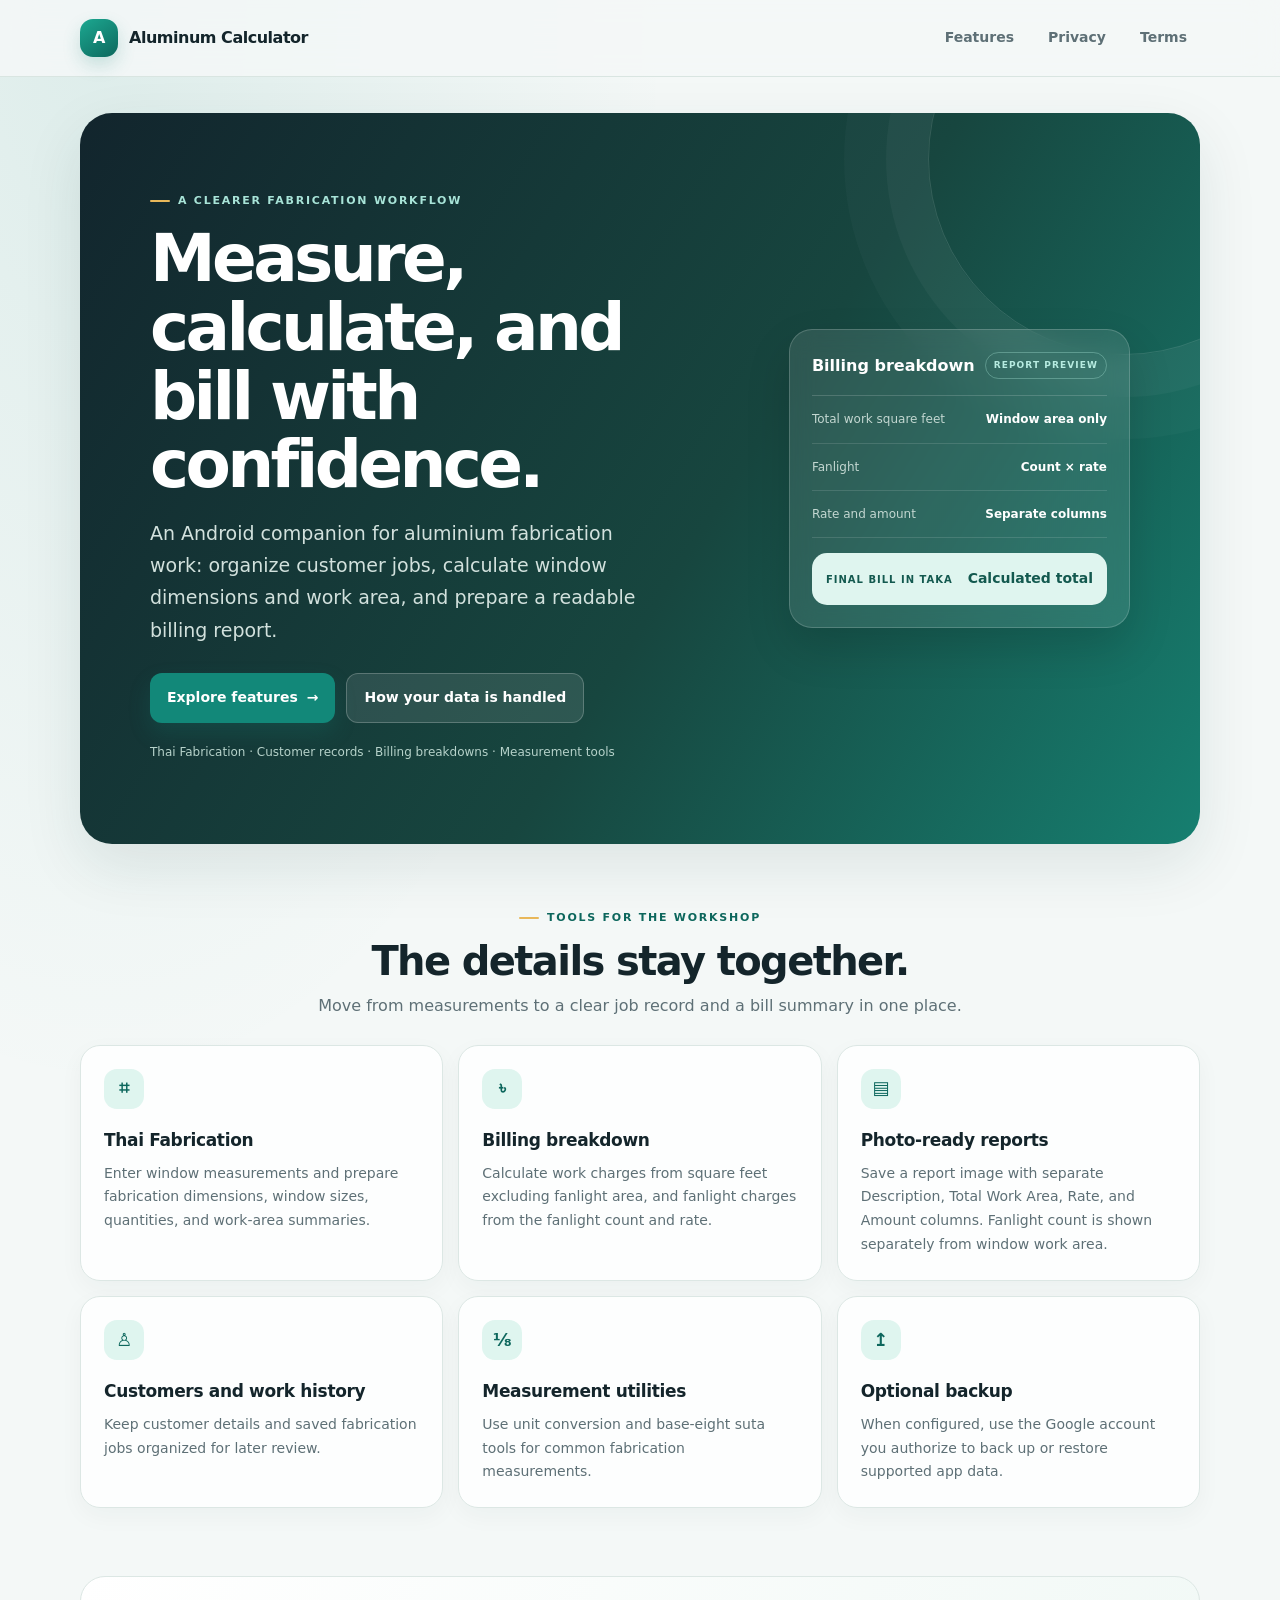
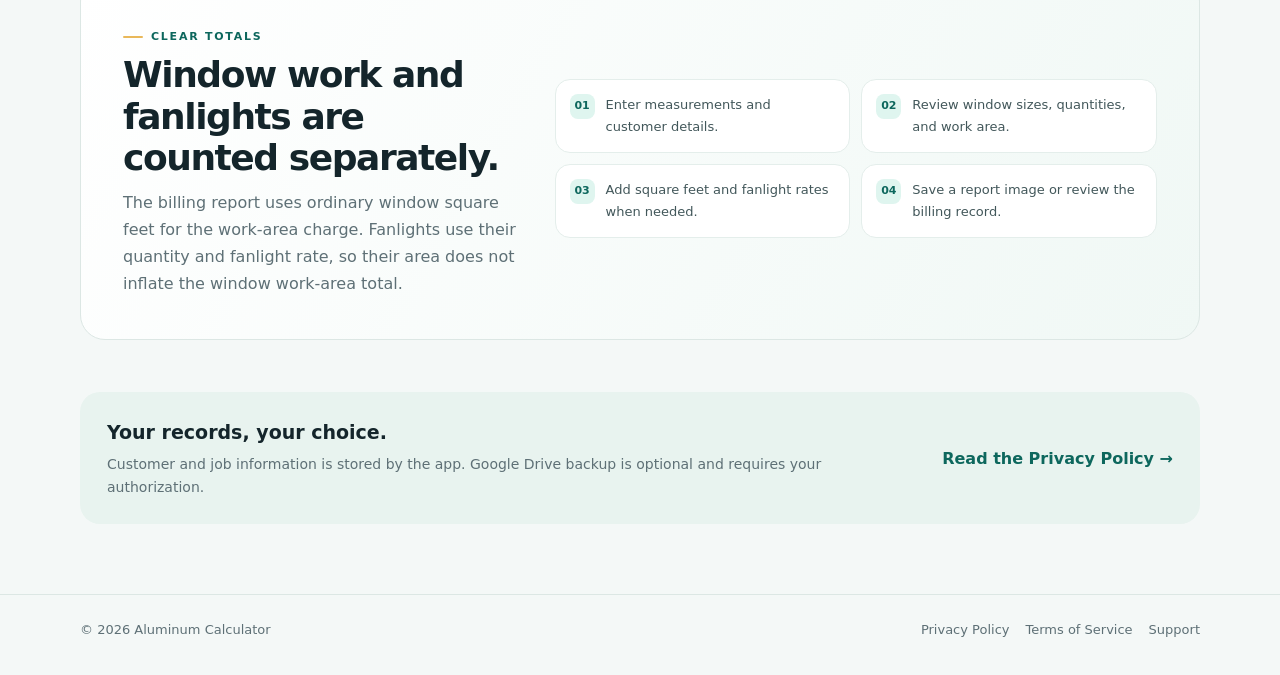
<file: docs/index.html>
<!doctype html>
<html lang="en">
<head>
  <meta charset="utf-8">
  <meta name="viewport" content="width=device-width, initial-scale=1">
  <meta name="theme-color" content="#f4f8f7">
  <meta name="description" content="Calculate aluminium fabrication dimensions, track customer jobs, and prepare clear billing reports with Aluminum Calculator.">
  <title>Aluminum Calculator · Fabrication, billing and job records</title>
  <style>
:root{color-scheme:light;--ink:#14252b;--muted:#5e7076;--paper:#f4f8f7;--surface:#fff;--line:#dce7e4;--teal:#128879;--teal-dark:#0d675d;--mint:#dff5ef;--navy:#12252d;--gold:#e9b85a;--shadow:0 22px 60px rgba(22,55,57,.10)}
*{box-sizing:border-box}html{scroll-behavior:smooth;scroll-padding-top:92px}body{margin:0;background:radial-gradient(ellipse at 8% 0%,rgba(18,136,121,.10),transparent 34%),var(--paper);color:var(--ink);font:16px/1.7 Inter,ui-sans-serif,system-ui,-apple-system,"Segoe UI",Arial,sans-serif}a{color:var(--teal-dark)}a:hover{color:var(--teal)}a:focus-visible{outline:3px solid var(--gold);outline-offset:4px}.container{width:min(1120px,calc(100% - 40px));margin-inline:auto}.skip-link{position:absolute;left:-9999px;top:10px;background:var(--navy);color:#fff;padding:10px 14px;border-radius:10px;z-index:10}.skip-link:focus{left:12px}.site-header{position:sticky;top:0;z-index:5;background:rgba(244,248,247,.88);backdrop-filter:blur(16px);border-bottom:1px solid rgba(210,225,221,.8)}.nav{min-height:76px;display:flex;align-items:center;justify-content:space-between;gap:20px}.brand{display:inline-flex;align-items:center;gap:11px;text-decoration:none;color:var(--ink);font-weight:850;letter-spacing:-.03em}.brand-mark{width:38px;height:38px;border-radius:13px;display:grid;place-items:center;background:linear-gradient(145deg,#1ca891,#0d685d);color:white;font-size:16px;font-weight:900;box-shadow:0 8px 18px rgba(18,136,121,.2)}.nav-links{display:flex;align-items:center;gap:8px}.nav-links a{padding:9px 13px;border-radius:999px;text-decoration:none;color:var(--muted);font-size:14px;font-weight:700}.nav-links a:hover,.nav-links a[aria-current=page]{background:#e7f3ef;color:var(--teal-dark)}.eyebrow{display:inline-flex;align-items:center;gap:8px;color:var(--teal-dark);font-size:11px;font-weight:850;letter-spacing:.16em;text-transform:uppercase}.eyebrow:before{content:"";width:20px;height:2px;background:var(--gold);border-radius:2px}.button{display:inline-flex;align-items:center;justify-content:center;gap:9px;padding:12px 17px;border-radius:12px;text-decoration:none;font-weight:800;font-size:14px;transition:transform .18s ease,background .18s ease}.button:hover{transform:translateY(-2px)}.button-primary{background:var(--teal);color:#fff;box-shadow:0 10px 22px rgba(18,136,121,.2)}.button-primary:hover{background:var(--teal-dark);color:#fff}.button-quiet{background:rgba(255,255,255,.1);border:1px solid rgba(255,255,255,.22);color:#fff}.button-quiet:hover{background:rgba(255,255,255,.18);color:#fff}.site-footer{margin-top:70px;border-top:1px solid var(--line);padding:24px 0 34px;color:var(--muted);font-size:13px}.footer-row{display:flex;align-items:center;justify-content:space-between;gap:14px;flex-wrap:wrap}.footer-links{display:flex;gap:16px;flex-wrap:wrap}.footer-links a{color:var(--muted);text-decoration:none}.footer-links a:hover{color:var(--teal-dark)}
/* Home */
.hero{position:relative;isolation:isolate;overflow:hidden;margin:36px auto 56px;padding:clamp(30px,6vw,70px);border-radius:32px;background:linear-gradient(122deg,#12252d 0%,#17463f 56%,#167f70 100%);color:#fff;box-shadow:var(--shadow)}.hero:after{content:"";position:absolute;z-index:-1;width:390px;height:390px;border:1px solid rgba(255,255,255,.13);border-radius:50%;right:-120px;top:-150px;box-shadow:0 0 0 42px rgba(255,255,255,.035),0 0 0 84px rgba(255,255,255,.025)}.hero-grid{display:grid;grid-template-columns:1.1fr .9fr;align-items:center;gap:42px}.hero .eyebrow{color:#a8e4d8}.hero h1{max-width:680px;margin:15px 0 17px;font-size:clamp(38px,6vw,66px);line-height:1.04;letter-spacing:-.055em}.hero-copy{max-width:610px;color:#d2e1dd;font-size:clamp(16px,1.7vw,19px);margin:0}.hero-actions{display:flex;gap:11px;flex-wrap:wrap;margin-top:27px}.hero-note{margin-top:19px;color:#b6d2ca;font-size:12px}.report-preview{max-width:420px;margin-left:auto;padding:22px;border:1px solid rgba(255,255,255,.18);border-radius:23px;background:rgba(255,255,255,.10);backdrop-filter:blur(12px);box-shadow:0 20px 45px rgba(0,0,0,.14)}.preview-head{display:flex;justify-content:space-between;align-items:center;gap:10px;padding-bottom:16px;border-bottom:1px solid rgba(255,255,255,.16);font-weight:800}.preview-badge{padding:5px 8px;border:1px solid rgba(168,228,216,.35);border-radius:999px;color:#b7ece1;font-size:9px;letter-spacing:.12em;text-transform:uppercase}.preview-row{display:flex;justify-content:space-between;gap:10px;padding:13px 0;border-bottom:1px solid rgba(255,255,255,.12);font-size:12px;color:#c3d7d1}.preview-row strong{color:#fff;text-align:right}.preview-total{display:flex;align-items:center;justify-content:space-between;gap:12px;margin-top:15px;padding:14px;border-radius:15px;background:#dff5ef;color:#13594f}.preview-total span{font-size:10px;font-weight:850;letter-spacing:.1em;text-transform:uppercase}.preview-total strong{font-size:14px}.section-heading{max-width:650px;margin:0 auto 26px;text-align:center}.section-heading h2{margin:10px 0 8px;font-size:clamp(27px,4vw,40px);line-height:1.15;letter-spacing:-.04em}.section-heading p{margin:0;color:var(--muted)}.feature-grid{display:grid;grid-template-columns:repeat(3,minmax(0,1fr));gap:15px}.feature-card{min-height:205px;padding:23px;border:1px solid var(--line);border-radius:20px;background:rgba(255,255,255,.85);box-shadow:0 8px 25px rgba(22,55,57,.04)}.feature-icon{width:40px;height:40px;display:grid;place-items:center;margin-bottom:17px;border-radius:13px;background:var(--mint);color:var(--teal-dark);font-size:18px;font-weight:900}.feature-card h3{margin:0 0 7px;font-size:17px;letter-spacing:-.02em}.feature-card p{margin:0;color:var(--muted);font-size:14px}.workflow{display:grid;grid-template-columns:.8fr 1.2fr;gap:30px;align-items:center;margin-top:68px;padding:clamp(24px,4.5vw,42px);border:1px solid var(--line);border-radius:25px;background:linear-gradient(120deg,#fff,#f0f8f5)}.workflow h2{margin:8px 0 10px;font-size:clamp(25px,3.2vw,36px);line-height:1.15;letter-spacing:-.04em}.workflow p{margin:0;color:var(--muted)}.workflow-list{display:grid;grid-template-columns:repeat(2,minmax(0,1fr));gap:11px}.workflow-step{display:flex;align-items:flex-start;gap:11px;padding:14px;border-radius:15px;background:#fff;border:1px solid #e4eeeb;color:#42575a;font-size:13px}.step-no{flex:0 0 25px;height:25px;display:grid;place-items:center;border-radius:8px;background:var(--mint);color:var(--teal-dark);font-size:11px;font-weight:900}.data-note{margin-top:52px;padding:24px 27px;border-radius:20px;background:#e8f3ef;display:flex;justify-content:space-between;align-items:center;gap:22px}.data-note h2{margin:0 0 4px;font-size:19px}.data-note p{margin:0;color:var(--muted);font-size:14px}.data-note a{flex:0 0 auto;font-weight:800;text-decoration:none}
/* Legal pages */
.legal-hero{margin:35px 0 27px;padding:clamp(25px,5vw,48px);border-radius:26px;background:linear-gradient(125deg,#142c33,#176c61);color:#fff;box-shadow:var(--shadow)}.legal-hero .eyebrow{color:#ace3d7}.legal-hero h1{margin:13px 0 9px;font-size:clamp(34px,5.4vw,54px);line-height:1.05;letter-spacing:-.05em}.legal-hero p{max-width:710px;margin:0;color:#d2e1dd}.legal-meta{display:flex;gap:9px;flex-wrap:wrap;margin-top:20px}.legal-meta span{padding:6px 10px;border:1px solid rgba(255,255,255,.2);border-radius:999px;color:#d3ece6;font-size:11px;font-weight:750}.legal-layout{display:grid;grid-template-columns:220px minmax(0,1fr);gap:22px;align-items:start}.toc{position:sticky;top:96px;padding:20px;border:1px solid var(--line);border-radius:18px;background:#fff}.toc strong{display:block;margin:0 0 10px;font-size:12px;letter-spacing:.12em;text-transform:uppercase;color:var(--muted)}.toc a{display:block;padding:7px 8px;border-radius:9px;color:#496065;text-decoration:none;font-size:12px;font-weight:650}.toc a:hover{background:#eaf5f1;color:var(--teal-dark)}.legal-content{min-width:0;padding:clamp(20px,4vw,38px);border:1px solid var(--line);border-radius:22px;background:#fff;box-shadow:0 12px 35px rgba(22,55,57,.05)}.summary-box{margin-bottom:22px;padding:17px 19px;border-left:4px solid var(--teal);border-radius:13px;background:#eef8f5;color:#40585c}.summary-box strong{color:var(--teal-dark)}.legal-section{display:grid;grid-template-columns:39px minmax(0,1fr);gap:12px;padding:20px 0;border-top:1px solid #edf2f0;scroll-margin-top:96px}.legal-section:first-of-type{border-top:0}.section-number{width:32px;height:32px;display:grid;place-items:center;border-radius:10px;background:#e7f4ef;color:var(--teal-dark);font-size:11px;font-weight:900}.legal-section h2{margin:2px 0 7px;font-size:18px;line-height:1.3;letter-spacing:-.02em}.legal-section p{margin:0 0 10px;color:#5e7076;font-size:14px}.legal-section p:last-child{margin-bottom:0}.legal-section ul{margin:8px 0 0;padding-left:19px;color:#5e7076;font-size:14px}.legal-section li+li{margin-top:6px}.legal-content code{padding:2px 5px;border-radius:5px;background:#eff5f3;color:#315d57;font-size:.92em}.contact-card{margin-top:20px;padding:18px;border:1px solid var(--line);border-radius:15px;background:#f8fbfa}
@media(max-width:850px){.hero-grid{grid-template-columns:1fr;gap:28px}.report-preview{margin:0;max-width:none}.feature-grid{grid-template-columns:repeat(2,minmax(0,1fr))}.workflow{grid-template-columns:1fr}.legal-layout{grid-template-columns:1fr}.toc{position:static;display:flex;gap:5px;overflow:auto;align-items:center}.toc strong{flex:0 0 auto;margin:0 8px 0 0}.toc a{flex:0 0 auto}.legal-content{padding:23px}}
@media(max-width:560px){.container{width:min(100% - 28px,1120px)}.nav{min-height:66px}.brand{font-size:14px}.brand-mark{width:34px;height:34px;border-radius:11px}.nav-links{gap:0}.nav-links a{padding:8px 9px;font-size:12px}.hero{margin:19px auto 39px;border-radius:24px}.hero h1{font-size:42px}.feature-grid{grid-template-columns:1fr}.feature-card{min-height:unset}.workflow-list{grid-template-columns:1fr}.data-note{align-items:flex-start;flex-direction:column}.legal-hero{margin-top:20px;border-radius:21px}.legal-layout{gap:12px}.toc{margin:0 -2px;padding:11px}.toc strong{display:none}.legal-content{padding:18px;border-radius:18px}.legal-section{grid-template-columns:30px minmax(0,1fr);gap:8px}.section-number{width:27px;height:27px}.legal-section h2{font-size:16px}.legal-section p,.legal-section ul{font-size:13px}.footer-row{align-items:flex-start;flex-direction:column}}
@media(prefers-reduced-motion:reduce){html{scroll-behavior:auto}*,*:before,*:after{transition:none!important}}
</style>
</head>
<body>
<a class="skip-link" href="#main">Skip to content</a>
<header class="site-header">
  <div class="container nav">
    <a class="brand" href="index.html" aria-label="Aluminum Calculator home"><span class="brand-mark" aria-hidden="true">A</span><span>Aluminum Calculator</span></a>
    <nav class="nav-links" aria-label="Main navigation">
      <a href="#features">Features</a>
      <a href="privacy-policy.html">Privacy</a>
      <a href="terms.html">Terms</a>
    </nav>
  </div>
</header>
<main id="main" class="container">
  <section class="hero">
    <div class="hero-grid">
      <div>
        <div class="eyebrow">A clearer fabrication workflow</div>
        <h1>Measure, calculate, and bill with confidence.</h1>
        <p class="hero-copy">An Android companion for aluminium fabrication work: organize customer jobs, calculate window dimensions and work area, and prepare a readable billing report.</p>
        <div class="hero-actions">
          <a class="button button-primary" href="#features">Explore features <span aria-hidden="true">→</span></a>
          <a class="button button-quiet" href="privacy-policy.html">How your data is handled</a>
        </div>
        <p class="hero-note">Thai Fabrication · Customer records · Billing breakdowns · Measurement tools</p>
      </div>
      <div class="report-preview" aria-label="Illustration of the billing report">
        <div class="preview-head"><span>Billing breakdown</span><span class="preview-badge">Report preview</span></div>
        <div class="preview-row"><span>Total work square feet</span><strong>Window area only</strong></div>
        <div class="preview-row"><span>Fanlight</span><strong>Count × rate</strong></div>
        <div class="preview-row"><span>Rate and amount</span><strong>Separate columns</strong></div>
        <div class="preview-total"><span>Final Bill In Taka</span><strong>Calculated total</strong></div>
      </div>
    </div>
  </section>

  <section id="features" aria-labelledby="features-title">
    <div class="section-heading">
      <div class="eyebrow">Tools for the workshop</div>
      <h2 id="features-title">The details stay together.</h2>
      <p>Move from measurements to a clear job record and a bill summary in one place.</p>
    </div>
    <div class="feature-grid">
      <article class="feature-card"><div class="feature-icon" aria-hidden="true">⌗</div><h3>Thai Fabrication</h3><p>Enter window measurements and prepare fabrication dimensions, window sizes, quantities, and work-area summaries.</p></article>
      <article class="feature-card"><div class="feature-icon" aria-hidden="true">৳</div><h3>Billing breakdown</h3><p>Calculate work charges from square feet excluding fanlight area, and fanlight charges from the fanlight count and rate.</p></article>
      <article class="feature-card"><div class="feature-icon" aria-hidden="true">▤</div><h3>Photo-ready reports</h3><p>Save a report image with separate Description, Total Work Area, Rate, and Amount columns. Fanlight count is shown separately from window work area.</p></article>
      <article class="feature-card"><div class="feature-icon" aria-hidden="true">♙</div><h3>Customers and work history</h3><p>Keep customer details and saved fabrication jobs organized for later review.</p></article>
      <article class="feature-card"><div class="feature-icon" aria-hidden="true">⅛</div><h3>Measurement utilities</h3><p>Use unit conversion and base-eight suta tools for common fabrication measurements.</p></article>
      <article class="feature-card"><div class="feature-icon" aria-hidden="true">↥</div><h3>Optional backup</h3><p>When configured, use the Google account you authorize to back up or restore supported app data.</p></article>
    </div>
  </section>

  <section class="workflow" aria-labelledby="workflow-title">
    <div>
      <div class="eyebrow">Clear totals</div>
      <h2 id="workflow-title">Window work and fanlights are counted separately.</h2>
      <p>The billing report uses ordinary window square feet for the work-area charge. Fanlights use their quantity and fanlight rate, so their area does not inflate the window work-area total.</p>
    </div>
    <div class="workflow-list">
      <div class="workflow-step"><span class="step-no">01</span><span>Enter measurements and customer details.</span></div>
      <div class="workflow-step"><span class="step-no">02</span><span>Review window sizes, quantities, and work area.</span></div>
      <div class="workflow-step"><span class="step-no">03</span><span>Add square feet and fanlight rates when needed.</span></div>
      <div class="workflow-step"><span class="step-no">04</span><span>Save a report image or review the billing record.</span></div>
    </div>
  </section>

  <section class="data-note" aria-labelledby="data-title">
    <div><h2 id="data-title">Your records, your choice.</h2><p>Customer and job information is stored by the app. Google Drive backup is optional and requires your authorization.</p></div>
    <a href="privacy-policy.html">Read the Privacy Policy <span aria-hidden="true">→</span></a>
  </section>
</main>
<footer class="site-footer"><div class="container footer-row"><span>© 2026 Aluminum Calculator</span><div class="footer-links"><a href="privacy-policy.html">Privacy Policy</a><a href="terms.html">Terms of Service</a><a href="https://github.com/Biplop34/Aluminium-Calculator-Final/issues" target="_blank" rel="noopener noreferrer">Support</a></div></div></footer>
</body>
</html>
</file>
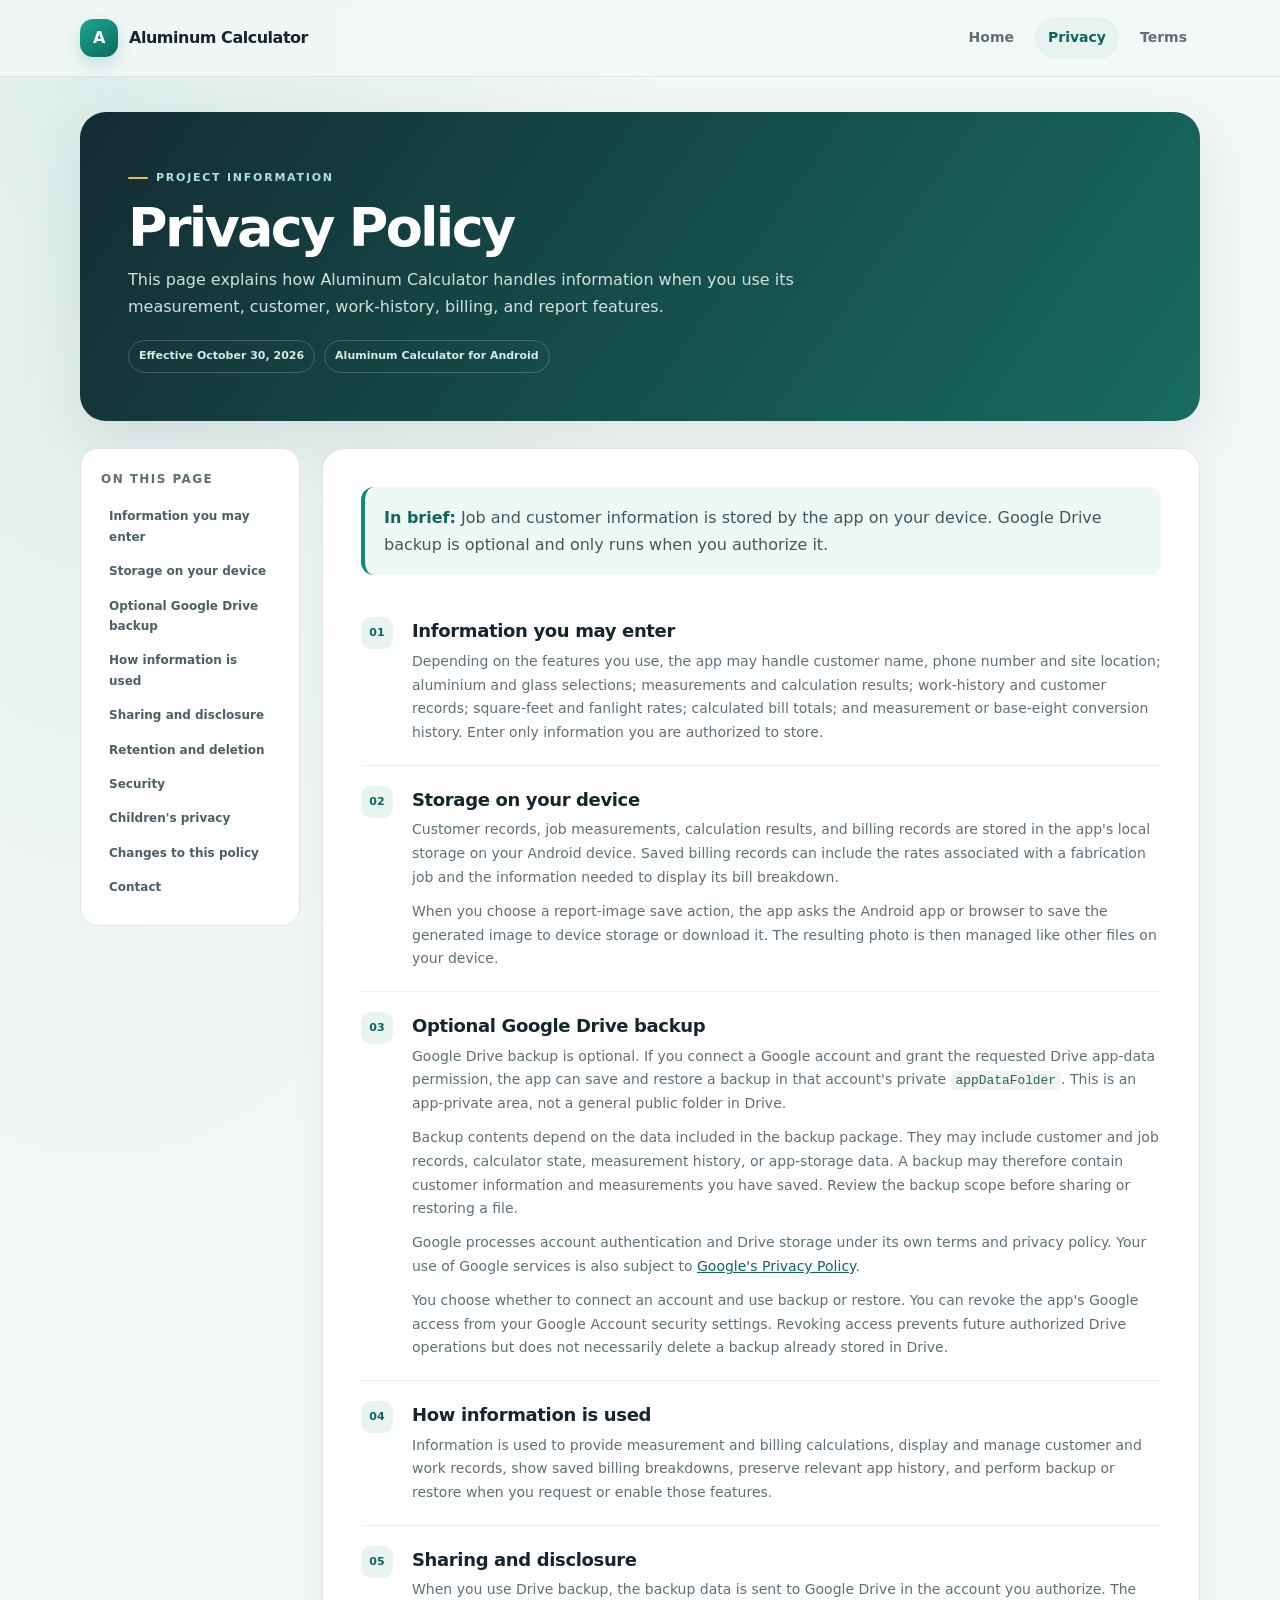
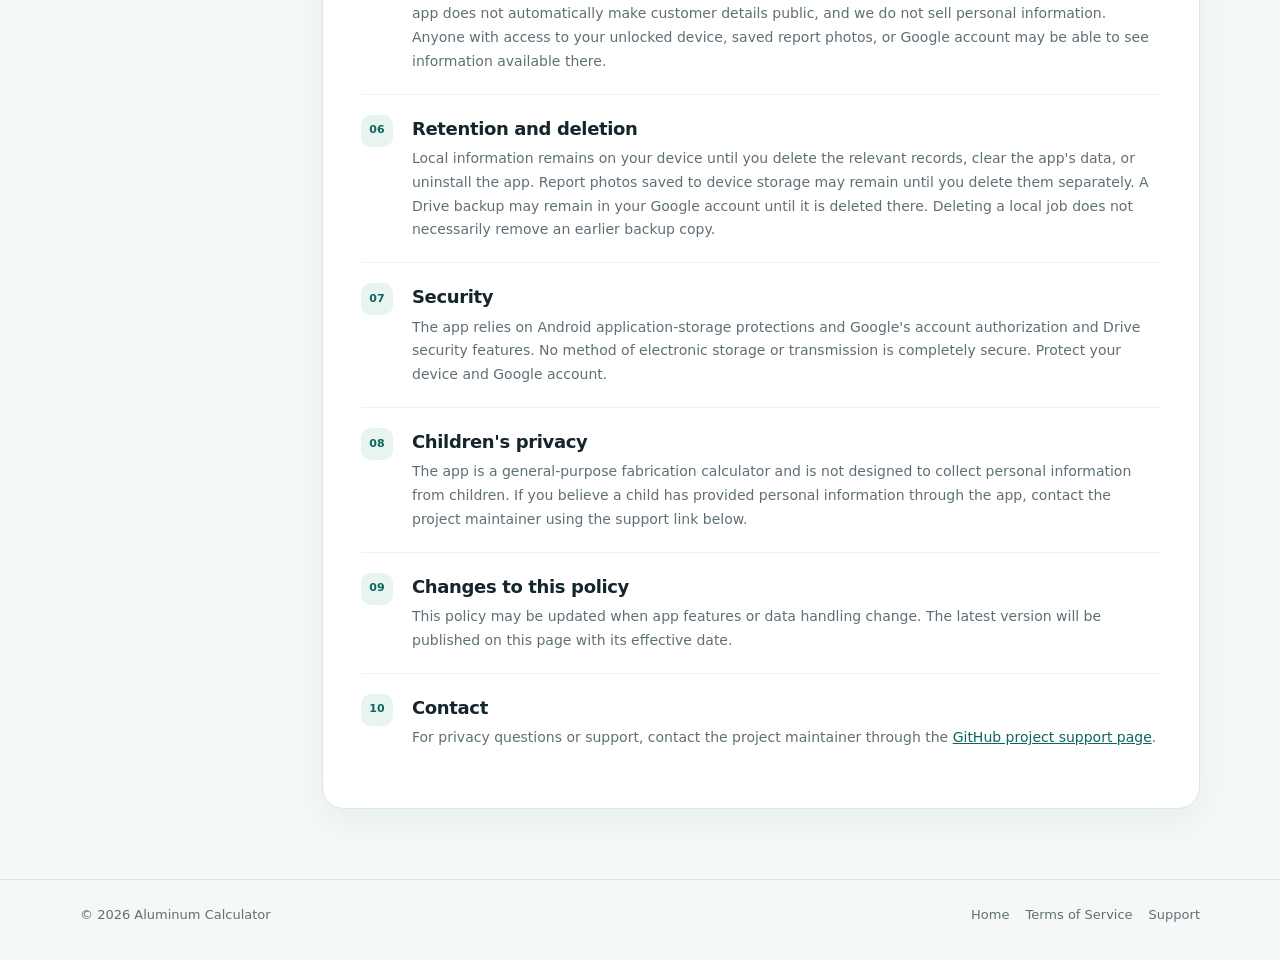
<file: docs/privacy-policy.html>
<!doctype html>
<html lang="en">
<head>
  <meta charset="utf-8">
  <meta name="viewport" content="width=device-width, initial-scale=1">
  <meta name="theme-color" content="#f4f8f7">
  <meta name="description" content="A clear guide to the information the Android app stores and how optional backup works.">
  <title>Privacy Policy · Aluminum Calculator</title>
  <style>
:root{color-scheme:light;--ink:#14252b;--muted:#5e7076;--paper:#f4f8f7;--surface:#fff;--line:#dce7e4;--teal:#128879;--teal-dark:#0d675d;--mint:#dff5ef;--navy:#12252d;--gold:#e9b85a;--shadow:0 22px 60px rgba(22,55,57,.10)}
*{box-sizing:border-box}html{scroll-behavior:smooth;scroll-padding-top:92px}body{margin:0;background:radial-gradient(ellipse at 8% 0%,rgba(18,136,121,.10),transparent 34%),var(--paper);color:var(--ink);font:16px/1.7 Inter,ui-sans-serif,system-ui,-apple-system,"Segoe UI",Arial,sans-serif}a{color:var(--teal-dark)}a:hover{color:var(--teal)}a:focus-visible{outline:3px solid var(--gold);outline-offset:4px}.container{width:min(1120px,calc(100% - 40px));margin-inline:auto}.skip-link{position:absolute;left:-9999px;top:10px;background:var(--navy);color:#fff;padding:10px 14px;border-radius:10px;z-index:10}.skip-link:focus{left:12px}.site-header{position:sticky;top:0;z-index:5;background:rgba(244,248,247,.88);backdrop-filter:blur(16px);border-bottom:1px solid rgba(210,225,221,.8)}.nav{min-height:76px;display:flex;align-items:center;justify-content:space-between;gap:20px}.brand{display:inline-flex;align-items:center;gap:11px;text-decoration:none;color:var(--ink);font-weight:850;letter-spacing:-.03em}.brand-mark{width:38px;height:38px;border-radius:13px;display:grid;place-items:center;background:linear-gradient(145deg,#1ca891,#0d685d);color:white;font-size:16px;font-weight:900;box-shadow:0 8px 18px rgba(18,136,121,.2)}.nav-links{display:flex;align-items:center;gap:8px}.nav-links a{padding:9px 13px;border-radius:999px;text-decoration:none;color:var(--muted);font-size:14px;font-weight:700}.nav-links a:hover,.nav-links a[aria-current=page]{background:#e7f3ef;color:var(--teal-dark)}.eyebrow{display:inline-flex;align-items:center;gap:8px;color:var(--teal-dark);font-size:11px;font-weight:850;letter-spacing:.16em;text-transform:uppercase}.eyebrow:before{content:"";width:20px;height:2px;background:var(--gold);border-radius:2px}.button{display:inline-flex;align-items:center;justify-content:center;gap:9px;padding:12px 17px;border-radius:12px;text-decoration:none;font-weight:800;font-size:14px;transition:transform .18s ease,background .18s ease}.button:hover{transform:translateY(-2px)}.button-primary{background:var(--teal);color:#fff;box-shadow:0 10px 22px rgba(18,136,121,.2)}.button-primary:hover{background:var(--teal-dark);color:#fff}.button-quiet{background:rgba(255,255,255,.1);border:1px solid rgba(255,255,255,.22);color:#fff}.button-quiet:hover{background:rgba(255,255,255,.18);color:#fff}.site-footer{margin-top:70px;border-top:1px solid var(--line);padding:24px 0 34px;color:var(--muted);font-size:13px}.footer-row{display:flex;align-items:center;justify-content:space-between;gap:14px;flex-wrap:wrap}.footer-links{display:flex;gap:16px;flex-wrap:wrap}.footer-links a{color:var(--muted);text-decoration:none}.footer-links a:hover{color:var(--teal-dark)}
/* Home */
.hero{position:relative;isolation:isolate;overflow:hidden;margin:36px auto 56px;padding:clamp(30px,6vw,70px);border-radius:32px;background:linear-gradient(122deg,#12252d 0%,#17463f 56%,#167f70 100%);color:#fff;box-shadow:var(--shadow)}.hero:after{content:"";position:absolute;z-index:-1;width:390px;height:390px;border:1px solid rgba(255,255,255,.13);border-radius:50%;right:-120px;top:-150px;box-shadow:0 0 0 42px rgba(255,255,255,.035),0 0 0 84px rgba(255,255,255,.025)}.hero-grid{display:grid;grid-template-columns:1.1fr .9fr;align-items:center;gap:42px}.hero .eyebrow{color:#a8e4d8}.hero h1{max-width:680px;margin:15px 0 17px;font-size:clamp(38px,6vw,66px);line-height:1.04;letter-spacing:-.055em}.hero-copy{max-width:610px;color:#d2e1dd;font-size:clamp(16px,1.7vw,19px);margin:0}.hero-actions{display:flex;gap:11px;flex-wrap:wrap;margin-top:27px}.hero-note{margin-top:19px;color:#b6d2ca;font-size:12px}.report-preview{max-width:420px;margin-left:auto;padding:22px;border:1px solid rgba(255,255,255,.18);border-radius:23px;background:rgba(255,255,255,.10);backdrop-filter:blur(12px);box-shadow:0 20px 45px rgba(0,0,0,.14)}.preview-head{display:flex;justify-content:space-between;align-items:center;gap:10px;padding-bottom:16px;border-bottom:1px solid rgba(255,255,255,.16);font-weight:800}.preview-badge{padding:5px 8px;border:1px solid rgba(168,228,216,.35);border-radius:999px;color:#b7ece1;font-size:9px;letter-spacing:.12em;text-transform:uppercase}.preview-row{display:flex;justify-content:space-between;gap:10px;padding:13px 0;border-bottom:1px solid rgba(255,255,255,.12);font-size:12px;color:#c3d7d1}.preview-row strong{color:#fff;text-align:right}.preview-total{display:flex;align-items:center;justify-content:space-between;gap:12px;margin-top:15px;padding:14px;border-radius:15px;background:#dff5ef;color:#13594f}.preview-total span{font-size:10px;font-weight:850;letter-spacing:.1em;text-transform:uppercase}.preview-total strong{font-size:14px}.section-heading{max-width:650px;margin:0 auto 26px;text-align:center}.section-heading h2{margin:10px 0 8px;font-size:clamp(27px,4vw,40px);line-height:1.15;letter-spacing:-.04em}.section-heading p{margin:0;color:var(--muted)}.feature-grid{display:grid;grid-template-columns:repeat(3,minmax(0,1fr));gap:15px}.feature-card{min-height:205px;padding:23px;border:1px solid var(--line);border-radius:20px;background:rgba(255,255,255,.85);box-shadow:0 8px 25px rgba(22,55,57,.04)}.feature-icon{width:40px;height:40px;display:grid;place-items:center;margin-bottom:17px;border-radius:13px;background:var(--mint);color:var(--teal-dark);font-size:18px;font-weight:900}.feature-card h3{margin:0 0 7px;font-size:17px;letter-spacing:-.02em}.feature-card p{margin:0;color:var(--muted);font-size:14px}.workflow{display:grid;grid-template-columns:.8fr 1.2fr;gap:30px;align-items:center;margin-top:68px;padding:clamp(24px,4.5vw,42px);border:1px solid var(--line);border-radius:25px;background:linear-gradient(120deg,#fff,#f0f8f5)}.workflow h2{margin:8px 0 10px;font-size:clamp(25px,3.2vw,36px);line-height:1.15;letter-spacing:-.04em}.workflow p{margin:0;color:var(--muted)}.workflow-list{display:grid;grid-template-columns:repeat(2,minmax(0,1fr));gap:11px}.workflow-step{display:flex;align-items:flex-start;gap:11px;padding:14px;border-radius:15px;background:#fff;border:1px solid #e4eeeb;color:#42575a;font-size:13px}.step-no{flex:0 0 25px;height:25px;display:grid;place-items:center;border-radius:8px;background:var(--mint);color:var(--teal-dark);font-size:11px;font-weight:900}.data-note{margin-top:52px;padding:24px 27px;border-radius:20px;background:#e8f3ef;display:flex;justify-content:space-between;align-items:center;gap:22px}.data-note h2{margin:0 0 4px;font-size:19px}.data-note p{margin:0;color:var(--muted);font-size:14px}.data-note a{flex:0 0 auto;font-weight:800;text-decoration:none}
/* Legal pages */
.legal-hero{margin:35px 0 27px;padding:clamp(25px,5vw,48px);border-radius:26px;background:linear-gradient(125deg,#142c33,#176c61);color:#fff;box-shadow:var(--shadow)}.legal-hero .eyebrow{color:#ace3d7}.legal-hero h1{margin:13px 0 9px;font-size:clamp(34px,5.4vw,54px);line-height:1.05;letter-spacing:-.05em}.legal-hero p{max-width:710px;margin:0;color:#d2e1dd}.legal-meta{display:flex;gap:9px;flex-wrap:wrap;margin-top:20px}.legal-meta span{padding:6px 10px;border:1px solid rgba(255,255,255,.2);border-radius:999px;color:#d3ece6;font-size:11px;font-weight:750}.legal-layout{display:grid;grid-template-columns:220px minmax(0,1fr);gap:22px;align-items:start}.toc{position:sticky;top:96px;padding:20px;border:1px solid var(--line);border-radius:18px;background:#fff}.toc strong{display:block;margin:0 0 10px;font-size:12px;letter-spacing:.12em;text-transform:uppercase;color:var(--muted)}.toc a{display:block;padding:7px 8px;border-radius:9px;color:#496065;text-decoration:none;font-size:12px;font-weight:650}.toc a:hover{background:#eaf5f1;color:var(--teal-dark)}.legal-content{min-width:0;padding:clamp(20px,4vw,38px);border:1px solid var(--line);border-radius:22px;background:#fff;box-shadow:0 12px 35px rgba(22,55,57,.05)}.summary-box{margin-bottom:22px;padding:17px 19px;border-left:4px solid var(--teal);border-radius:13px;background:#eef8f5;color:#40585c}.summary-box strong{color:var(--teal-dark)}.legal-section{display:grid;grid-template-columns:39px minmax(0,1fr);gap:12px;padding:20px 0;border-top:1px solid #edf2f0;scroll-margin-top:96px}.legal-section:first-of-type{border-top:0}.section-number{width:32px;height:32px;display:grid;place-items:center;border-radius:10px;background:#e7f4ef;color:var(--teal-dark);font-size:11px;font-weight:900}.legal-section h2{margin:2px 0 7px;font-size:18px;line-height:1.3;letter-spacing:-.02em}.legal-section p{margin:0 0 10px;color:#5e7076;font-size:14px}.legal-section p:last-child{margin-bottom:0}.legal-section ul{margin:8px 0 0;padding-left:19px;color:#5e7076;font-size:14px}.legal-section li+li{margin-top:6px}.legal-content code{padding:2px 5px;border-radius:5px;background:#eff5f3;color:#315d57;font-size:.92em}.contact-card{margin-top:20px;padding:18px;border:1px solid var(--line);border-radius:15px;background:#f8fbfa}
@media(max-width:850px){.hero-grid{grid-template-columns:1fr;gap:28px}.report-preview{margin:0;max-width:none}.feature-grid{grid-template-columns:repeat(2,minmax(0,1fr))}.workflow{grid-template-columns:1fr}.legal-layout{grid-template-columns:1fr}.toc{position:static;display:flex;gap:5px;overflow:auto;align-items:center}.toc strong{flex:0 0 auto;margin:0 8px 0 0}.toc a{flex:0 0 auto}.legal-content{padding:23px}}
@media(max-width:560px){.container{width:min(100% - 28px,1120px)}.nav{min-height:66px}.brand{font-size:14px}.brand-mark{width:34px;height:34px;border-radius:11px}.nav-links{gap:0}.nav-links a{padding:8px 9px;font-size:12px}.hero{margin:19px auto 39px;border-radius:24px}.hero h1{font-size:42px}.feature-grid{grid-template-columns:1fr}.feature-card{min-height:unset}.workflow-list{grid-template-columns:1fr}.data-note{align-items:flex-start;flex-direction:column}.legal-hero{margin-top:20px;border-radius:21px}.legal-layout{gap:12px}.toc{margin:0 -2px;padding:11px}.toc strong{display:none}.legal-content{padding:18px;border-radius:18px}.legal-section{grid-template-columns:30px minmax(0,1fr);gap:8px}.section-number{width:27px;height:27px}.legal-section h2{font-size:16px}.legal-section p,.legal-section ul{font-size:13px}.footer-row{align-items:flex-start;flex-direction:column}}
@media(prefers-reduced-motion:reduce){html{scroll-behavior:auto}*,*:before,*:after{transition:none!important}}
</style>
</head>
<body>
<a class="skip-link" href="#main">Skip to content</a>
<header class="site-header"><div class="container nav">
  <a class="brand" href="index.html" aria-label="Aluminum Calculator home"><span class="brand-mark" aria-hidden="true">A</span><span>Aluminum Calculator</span></a>
  <nav class="nav-links" aria-label="Main navigation"><a href="index.html">Home</a><a href="privacy-policy.html" aria-current="page">Privacy</a><a href="terms.html" >Terms</a></nav>
</div></header>
<main id="main" class="container">
  <section class="legal-hero">
    <div class="eyebrow">Project information</div>
    <h1>Privacy Policy</h1>
    <p>This page explains how Aluminum Calculator handles information when you use its measurement, customer, work-history, billing, and report features.</p>
    <div class="legal-meta"><span>Effective October 30, 2026</span><span>Aluminum Calculator for Android</span></div>
  </section>
  <div class="legal-layout">
    <nav class="toc" aria-label="On this page"><strong>On this page</strong><a href="#information">Information you may enter</a><a href="#local-storage">Storage on your device</a><a href="#drive-backup">Optional Google Drive backup</a><a href="#use">How information is used</a><a href="#sharing">Sharing and disclosure</a><a href="#retention">Retention and deletion</a><a href="#security">Security</a><a href="#children">Children's privacy</a><a href="#changes">Changes to this policy</a><a href="#contact">Contact</a></nav>
    <article class="legal-content">
      <div class="summary-box"><strong>In brief:</strong> Job and customer information is stored by the app on your device. Google Drive backup is optional and only runs when you authorize it.</div>
      <section class="legal-section" id="information"><span class="section-number">01</span><div><h2>Information you may enter</h2><p>Depending on the features you use, the app may handle customer name, phone number and site location; aluminium and glass selections; measurements and calculation results; work-history and customer records; square-feet and fanlight rates; calculated bill totals; and measurement or base-eight conversion history. Enter only information you are authorized to store.</p></div></section><section class="legal-section" id="local-storage"><span class="section-number">02</span><div><h2>Storage on your device</h2><p>Customer records, job measurements, calculation results, and billing records are stored in the app's local storage on your Android device. Saved billing records can include the rates associated with a fabrication job and the information needed to display its bill breakdown.</p><p>When you choose a report-image save action, the app asks the Android app or browser to save the generated image to device storage or download it. The resulting photo is then managed like other files on your device.</p></div></section><section class="legal-section" id="drive-backup"><span class="section-number">03</span><div><h2>Optional Google Drive backup</h2><p>Google Drive backup is optional. If you connect a Google account and grant the requested Drive app-data permission, the app can save and restore a backup in that account's private <code>appDataFolder</code>. This is an app-private area, not a general public folder in Drive.</p><p>Backup contents depend on the data included in the backup package. They may include customer and job records, calculator state, measurement history, or app-storage data. A backup may therefore contain customer information and measurements you have saved. Review the backup scope before sharing or restoring a file.</p><p>Google processes account authentication and Drive storage under its own terms and privacy policy. Your use of Google services is also subject to <a href="https://policies.google.com/privacy" target="_blank" rel="noopener noreferrer">Google's Privacy Policy</a>.</p><p>You choose whether to connect an account and use backup or restore. You can revoke the app's Google access from your Google Account security settings. Revoking access prevents future authorized Drive operations but does not necessarily delete a backup already stored in Drive.</p></div></section><section class="legal-section" id="use"><span class="section-number">04</span><div><h2>How information is used</h2><p>Information is used to provide measurement and billing calculations, display and manage customer and work records, show saved billing breakdowns, preserve relevant app history, and perform backup or restore when you request or enable those features.</p></div></section><section class="legal-section" id="sharing"><span class="section-number">05</span><div><h2>Sharing and disclosure</h2><p>When you use Drive backup, the backup data is sent to Google Drive in the account you authorize. The app does not automatically make customer details public, and we do not sell personal information. Anyone with access to your unlocked device, saved report photos, or Google account may be able to see information available there.</p></div></section><section class="legal-section" id="retention"><span class="section-number">06</span><div><h2>Retention and deletion</h2><p>Local information remains on your device until you delete the relevant records, clear the app's data, or uninstall the app. Report photos saved to device storage may remain until you delete them separately. A Drive backup may remain in your Google account until it is deleted there. Deleting a local job does not necessarily remove an earlier backup copy.</p></div></section><section class="legal-section" id="security"><span class="section-number">07</span><div><h2>Security</h2><p>The app relies on Android application-storage protections and Google's account authorization and Drive security features. No method of electronic storage or transmission is completely secure. Protect your device and Google account.</p></div></section><section class="legal-section" id="children"><span class="section-number">08</span><div><h2>Children's privacy</h2><p>The app is a general-purpose fabrication calculator and is not designed to collect personal information from children. If you believe a child has provided personal information through the app, contact the project maintainer using the support link below.</p></div></section><section class="legal-section" id="changes"><span class="section-number">09</span><div><h2>Changes to this policy</h2><p>This policy may be updated when app features or data handling change. The latest version will be published on this page with its effective date.</p></div></section><section class="legal-section" id="contact"><span class="section-number">10</span><div><h2>Contact</h2><p>For privacy questions or support, contact the project maintainer through the <a href="https://github.com/Biplop34/Aluminium-Calculator-Final/issues" target="_blank" rel="noopener noreferrer">GitHub project support page</a>.</p></div></section>
    </article>
  </div>
</main>
<footer class="site-footer"><div class="container footer-row"><span>© 2026 Aluminum Calculator</span><div class="footer-links"><a href="index.html">Home</a><a href="terms.html">Terms of Service</a><a href="https://github.com/Biplop34/Aluminium-Calculator-Final/issues" target="_blank" rel="noopener noreferrer">Support</a></div></div></footer>
</body>
</html>
</file>
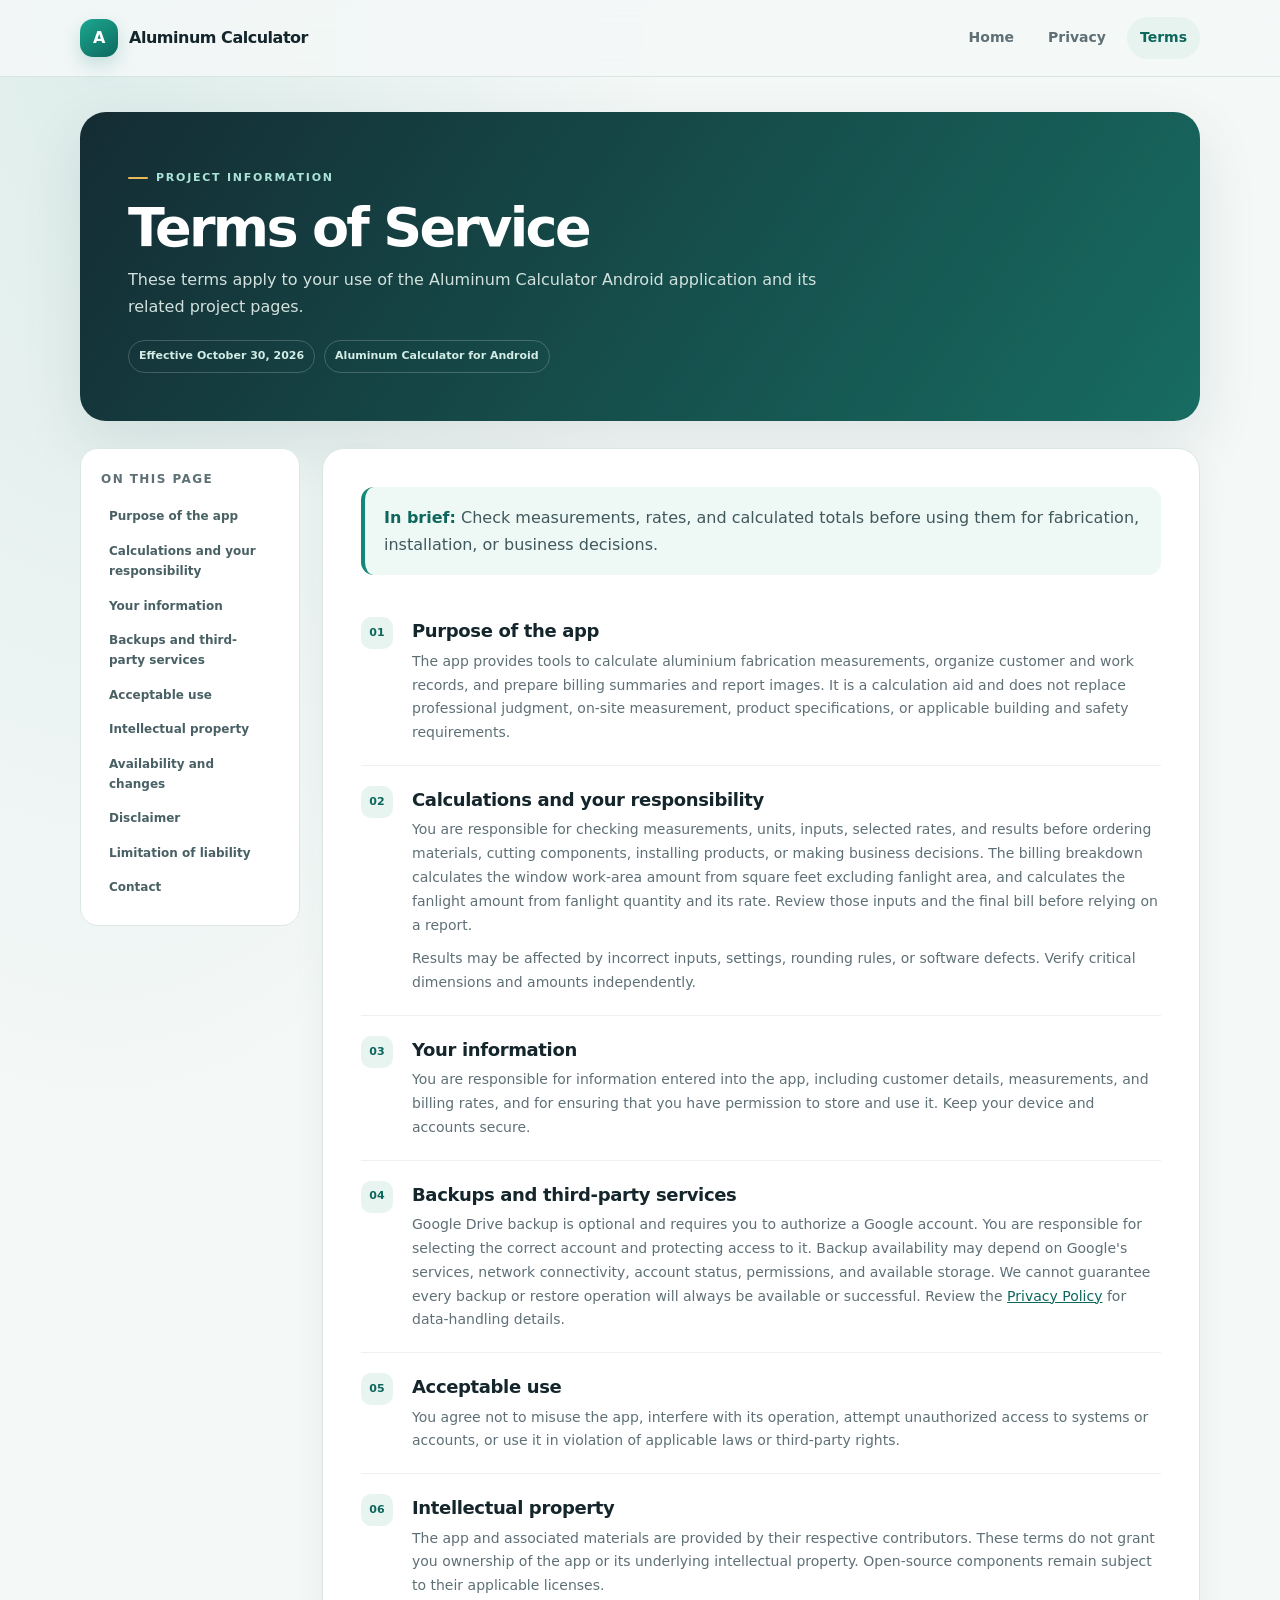
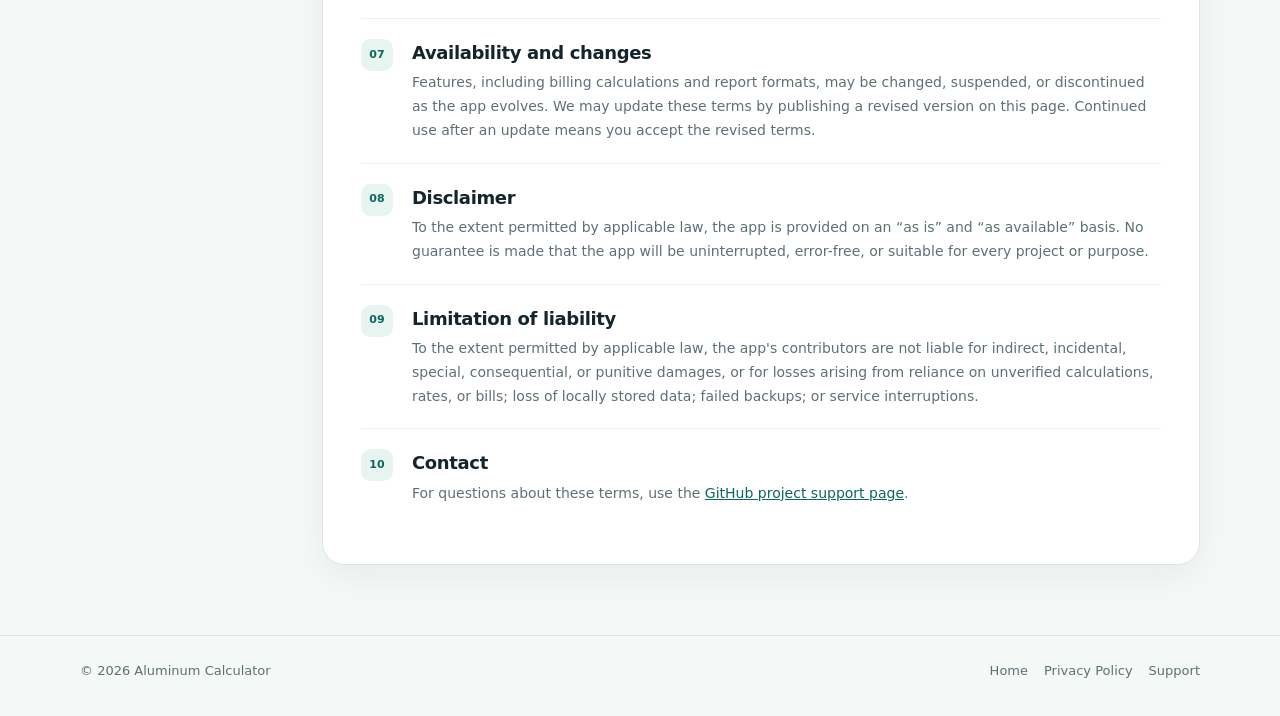
<file: docs/terms.html>
<!doctype html>
<html lang="en">
<head>
  <meta charset="utf-8">
  <meta name="viewport" content="width=device-width, initial-scale=1">
  <meta name="theme-color" content="#f4f8f7">
  <meta name="description" content="Rules and practical guidance for using Aluminum Calculator and its fabrication and billing tools.">
  <title>Terms of Service · Aluminum Calculator</title>
  <style>
:root{color-scheme:light;--ink:#14252b;--muted:#5e7076;--paper:#f4f8f7;--surface:#fff;--line:#dce7e4;--teal:#128879;--teal-dark:#0d675d;--mint:#dff5ef;--navy:#12252d;--gold:#e9b85a;--shadow:0 22px 60px rgba(22,55,57,.10)}
*{box-sizing:border-box}html{scroll-behavior:smooth;scroll-padding-top:92px}body{margin:0;background:radial-gradient(ellipse at 8% 0%,rgba(18,136,121,.10),transparent 34%),var(--paper);color:var(--ink);font:16px/1.7 Inter,ui-sans-serif,system-ui,-apple-system,"Segoe UI",Arial,sans-serif}a{color:var(--teal-dark)}a:hover{color:var(--teal)}a:focus-visible{outline:3px solid var(--gold);outline-offset:4px}.container{width:min(1120px,calc(100% - 40px));margin-inline:auto}.skip-link{position:absolute;left:-9999px;top:10px;background:var(--navy);color:#fff;padding:10px 14px;border-radius:10px;z-index:10}.skip-link:focus{left:12px}.site-header{position:sticky;top:0;z-index:5;background:rgba(244,248,247,.88);backdrop-filter:blur(16px);border-bottom:1px solid rgba(210,225,221,.8)}.nav{min-height:76px;display:flex;align-items:center;justify-content:space-between;gap:20px}.brand{display:inline-flex;align-items:center;gap:11px;text-decoration:none;color:var(--ink);font-weight:850;letter-spacing:-.03em}.brand-mark{width:38px;height:38px;border-radius:13px;display:grid;place-items:center;background:linear-gradient(145deg,#1ca891,#0d685d);color:white;font-size:16px;font-weight:900;box-shadow:0 8px 18px rgba(18,136,121,.2)}.nav-links{display:flex;align-items:center;gap:8px}.nav-links a{padding:9px 13px;border-radius:999px;text-decoration:none;color:var(--muted);font-size:14px;font-weight:700}.nav-links a:hover,.nav-links a[aria-current=page]{background:#e7f3ef;color:var(--teal-dark)}.eyebrow{display:inline-flex;align-items:center;gap:8px;color:var(--teal-dark);font-size:11px;font-weight:850;letter-spacing:.16em;text-transform:uppercase}.eyebrow:before{content:"";width:20px;height:2px;background:var(--gold);border-radius:2px}.button{display:inline-flex;align-items:center;justify-content:center;gap:9px;padding:12px 17px;border-radius:12px;text-decoration:none;font-weight:800;font-size:14px;transition:transform .18s ease,background .18s ease}.button:hover{transform:translateY(-2px)}.button-primary{background:var(--teal);color:#fff;box-shadow:0 10px 22px rgba(18,136,121,.2)}.button-primary:hover{background:var(--teal-dark);color:#fff}.button-quiet{background:rgba(255,255,255,.1);border:1px solid rgba(255,255,255,.22);color:#fff}.button-quiet:hover{background:rgba(255,255,255,.18);color:#fff}.site-footer{margin-top:70px;border-top:1px solid var(--line);padding:24px 0 34px;color:var(--muted);font-size:13px}.footer-row{display:flex;align-items:center;justify-content:space-between;gap:14px;flex-wrap:wrap}.footer-links{display:flex;gap:16px;flex-wrap:wrap}.footer-links a{color:var(--muted);text-decoration:none}.footer-links a:hover{color:var(--teal-dark)}
/* Home */
.hero{position:relative;isolation:isolate;overflow:hidden;margin:36px auto 56px;padding:clamp(30px,6vw,70px);border-radius:32px;background:linear-gradient(122deg,#12252d 0%,#17463f 56%,#167f70 100%);color:#fff;box-shadow:var(--shadow)}.hero:after{content:"";position:absolute;z-index:-1;width:390px;height:390px;border:1px solid rgba(255,255,255,.13);border-radius:50%;right:-120px;top:-150px;box-shadow:0 0 0 42px rgba(255,255,255,.035),0 0 0 84px rgba(255,255,255,.025)}.hero-grid{display:grid;grid-template-columns:1.1fr .9fr;align-items:center;gap:42px}.hero .eyebrow{color:#a8e4d8}.hero h1{max-width:680px;margin:15px 0 17px;font-size:clamp(38px,6vw,66px);line-height:1.04;letter-spacing:-.055em}.hero-copy{max-width:610px;color:#d2e1dd;font-size:clamp(16px,1.7vw,19px);margin:0}.hero-actions{display:flex;gap:11px;flex-wrap:wrap;margin-top:27px}.hero-note{margin-top:19px;color:#b6d2ca;font-size:12px}.report-preview{max-width:420px;margin-left:auto;padding:22px;border:1px solid rgba(255,255,255,.18);border-radius:23px;background:rgba(255,255,255,.10);backdrop-filter:blur(12px);box-shadow:0 20px 45px rgba(0,0,0,.14)}.preview-head{display:flex;justify-content:space-between;align-items:center;gap:10px;padding-bottom:16px;border-bottom:1px solid rgba(255,255,255,.16);font-weight:800}.preview-badge{padding:5px 8px;border:1px solid rgba(168,228,216,.35);border-radius:999px;color:#b7ece1;font-size:9px;letter-spacing:.12em;text-transform:uppercase}.preview-row{display:flex;justify-content:space-between;gap:10px;padding:13px 0;border-bottom:1px solid rgba(255,255,255,.12);font-size:12px;color:#c3d7d1}.preview-row strong{color:#fff;text-align:right}.preview-total{display:flex;align-items:center;justify-content:space-between;gap:12px;margin-top:15px;padding:14px;border-radius:15px;background:#dff5ef;color:#13594f}.preview-total span{font-size:10px;font-weight:850;letter-spacing:.1em;text-transform:uppercase}.preview-total strong{font-size:14px}.section-heading{max-width:650px;margin:0 auto 26px;text-align:center}.section-heading h2{margin:10px 0 8px;font-size:clamp(27px,4vw,40px);line-height:1.15;letter-spacing:-.04em}.section-heading p{margin:0;color:var(--muted)}.feature-grid{display:grid;grid-template-columns:repeat(3,minmax(0,1fr));gap:15px}.feature-card{min-height:205px;padding:23px;border:1px solid var(--line);border-radius:20px;background:rgba(255,255,255,.85);box-shadow:0 8px 25px rgba(22,55,57,.04)}.feature-icon{width:40px;height:40px;display:grid;place-items:center;margin-bottom:17px;border-radius:13px;background:var(--mint);color:var(--teal-dark);font-size:18px;font-weight:900}.feature-card h3{margin:0 0 7px;font-size:17px;letter-spacing:-.02em}.feature-card p{margin:0;color:var(--muted);font-size:14px}.workflow{display:grid;grid-template-columns:.8fr 1.2fr;gap:30px;align-items:center;margin-top:68px;padding:clamp(24px,4.5vw,42px);border:1px solid var(--line);border-radius:25px;background:linear-gradient(120deg,#fff,#f0f8f5)}.workflow h2{margin:8px 0 10px;font-size:clamp(25px,3.2vw,36px);line-height:1.15;letter-spacing:-.04em}.workflow p{margin:0;color:var(--muted)}.workflow-list{display:grid;grid-template-columns:repeat(2,minmax(0,1fr));gap:11px}.workflow-step{display:flex;align-items:flex-start;gap:11px;padding:14px;border-radius:15px;background:#fff;border:1px solid #e4eeeb;color:#42575a;font-size:13px}.step-no{flex:0 0 25px;height:25px;display:grid;place-items:center;border-radius:8px;background:var(--mint);color:var(--teal-dark);font-size:11px;font-weight:900}.data-note{margin-top:52px;padding:24px 27px;border-radius:20px;background:#e8f3ef;display:flex;justify-content:space-between;align-items:center;gap:22px}.data-note h2{margin:0 0 4px;font-size:19px}.data-note p{margin:0;color:var(--muted);font-size:14px}.data-note a{flex:0 0 auto;font-weight:800;text-decoration:none}
/* Legal pages */
.legal-hero{margin:35px 0 27px;padding:clamp(25px,5vw,48px);border-radius:26px;background:linear-gradient(125deg,#142c33,#176c61);color:#fff;box-shadow:var(--shadow)}.legal-hero .eyebrow{color:#ace3d7}.legal-hero h1{margin:13px 0 9px;font-size:clamp(34px,5.4vw,54px);line-height:1.05;letter-spacing:-.05em}.legal-hero p{max-width:710px;margin:0;color:#d2e1dd}.legal-meta{display:flex;gap:9px;flex-wrap:wrap;margin-top:20px}.legal-meta span{padding:6px 10px;border:1px solid rgba(255,255,255,.2);border-radius:999px;color:#d3ece6;font-size:11px;font-weight:750}.legal-layout{display:grid;grid-template-columns:220px minmax(0,1fr);gap:22px;align-items:start}.toc{position:sticky;top:96px;padding:20px;border:1px solid var(--line);border-radius:18px;background:#fff}.toc strong{display:block;margin:0 0 10px;font-size:12px;letter-spacing:.12em;text-transform:uppercase;color:var(--muted)}.toc a{display:block;padding:7px 8px;border-radius:9px;color:#496065;text-decoration:none;font-size:12px;font-weight:650}.toc a:hover{background:#eaf5f1;color:var(--teal-dark)}.legal-content{min-width:0;padding:clamp(20px,4vw,38px);border:1px solid var(--line);border-radius:22px;background:#fff;box-shadow:0 12px 35px rgba(22,55,57,.05)}.summary-box{margin-bottom:22px;padding:17px 19px;border-left:4px solid var(--teal);border-radius:13px;background:#eef8f5;color:#40585c}.summary-box strong{color:var(--teal-dark)}.legal-section{display:grid;grid-template-columns:39px minmax(0,1fr);gap:12px;padding:20px 0;border-top:1px solid #edf2f0;scroll-margin-top:96px}.legal-section:first-of-type{border-top:0}.section-number{width:32px;height:32px;display:grid;place-items:center;border-radius:10px;background:#e7f4ef;color:var(--teal-dark);font-size:11px;font-weight:900}.legal-section h2{margin:2px 0 7px;font-size:18px;line-height:1.3;letter-spacing:-.02em}.legal-section p{margin:0 0 10px;color:#5e7076;font-size:14px}.legal-section p:last-child{margin-bottom:0}.legal-section ul{margin:8px 0 0;padding-left:19px;color:#5e7076;font-size:14px}.legal-section li+li{margin-top:6px}.legal-content code{padding:2px 5px;border-radius:5px;background:#eff5f3;color:#315d57;font-size:.92em}.contact-card{margin-top:20px;padding:18px;border:1px solid var(--line);border-radius:15px;background:#f8fbfa}
@media(max-width:850px){.hero-grid{grid-template-columns:1fr;gap:28px}.report-preview{margin:0;max-width:none}.feature-grid{grid-template-columns:repeat(2,minmax(0,1fr))}.workflow{grid-template-columns:1fr}.legal-layout{grid-template-columns:1fr}.toc{position:static;display:flex;gap:5px;overflow:auto;align-items:center}.toc strong{flex:0 0 auto;margin:0 8px 0 0}.toc a{flex:0 0 auto}.legal-content{padding:23px}}
@media(max-width:560px){.container{width:min(100% - 28px,1120px)}.nav{min-height:66px}.brand{font-size:14px}.brand-mark{width:34px;height:34px;border-radius:11px}.nav-links{gap:0}.nav-links a{padding:8px 9px;font-size:12px}.hero{margin:19px auto 39px;border-radius:24px}.hero h1{font-size:42px}.feature-grid{grid-template-columns:1fr}.feature-card{min-height:unset}.workflow-list{grid-template-columns:1fr}.data-note{align-items:flex-start;flex-direction:column}.legal-hero{margin-top:20px;border-radius:21px}.legal-layout{gap:12px}.toc{margin:0 -2px;padding:11px}.toc strong{display:none}.legal-content{padding:18px;border-radius:18px}.legal-section{grid-template-columns:30px minmax(0,1fr);gap:8px}.section-number{width:27px;height:27px}.legal-section h2{font-size:16px}.legal-section p,.legal-section ul{font-size:13px}.footer-row{align-items:flex-start;flex-direction:column}}
@media(prefers-reduced-motion:reduce){html{scroll-behavior:auto}*,*:before,*:after{transition:none!important}}
</style>
</head>
<body>
<a class="skip-link" href="#main">Skip to content</a>
<header class="site-header"><div class="container nav">
  <a class="brand" href="index.html" aria-label="Aluminum Calculator home"><span class="brand-mark" aria-hidden="true">A</span><span>Aluminum Calculator</span></a>
  <nav class="nav-links" aria-label="Main navigation"><a href="index.html">Home</a><a href="privacy-policy.html" >Privacy</a><a href="terms.html" aria-current="page">Terms</a></nav>
</div></header>
<main id="main" class="container">
  <section class="legal-hero">
    <div class="eyebrow">Project information</div>
    <h1>Terms of Service</h1>
    <p>These terms apply to your use of the Aluminum Calculator Android application and its related project pages.</p>
    <div class="legal-meta"><span>Effective October 30, 2026</span><span>Aluminum Calculator for Android</span></div>
  </section>
  <div class="legal-layout">
    <nav class="toc" aria-label="On this page"><strong>On this page</strong><a href="#purpose">Purpose of the app</a><a href="#accuracy">Calculations and your responsibility</a><a href="#information">Your information</a><a href="#backup">Backups and third-party services</a><a href="#use">Acceptable use</a><a href="#ownership">Intellectual property</a><a href="#changes">Availability and changes</a><a href="#disclaimer">Disclaimer</a><a href="#liability">Limitation of liability</a><a href="#contact">Contact</a></nav>
    <article class="legal-content">
      <div class="summary-box"><strong>In brief:</strong> Check measurements, rates, and calculated totals before using them for fabrication, installation, or business decisions.</div>
      <section class="legal-section" id="purpose"><span class="section-number">01</span><div><h2>Purpose of the app</h2><p>The app provides tools to calculate aluminium fabrication measurements, organize customer and work records, and prepare billing summaries and report images. It is a calculation aid and does not replace professional judgment, on-site measurement, product specifications, or applicable building and safety requirements.</p></div></section><section class="legal-section" id="accuracy"><span class="section-number">02</span><div><h2>Calculations and your responsibility</h2><p>You are responsible for checking measurements, units, inputs, selected rates, and results before ordering materials, cutting components, installing products, or making business decisions. The billing breakdown calculates the window work-area amount from square feet excluding fanlight area, and calculates the fanlight amount from fanlight quantity and its rate. Review those inputs and the final bill before relying on a report.</p><p>Results may be affected by incorrect inputs, settings, rounding rules, or software defects. Verify critical dimensions and amounts independently.</p></div></section><section class="legal-section" id="information"><span class="section-number">03</span><div><h2>Your information</h2><p>You are responsible for information entered into the app, including customer details, measurements, and billing rates, and for ensuring that you have permission to store and use it. Keep your device and accounts secure.</p></div></section><section class="legal-section" id="backup"><span class="section-number">04</span><div><h2>Backups and third-party services</h2><p>Google Drive backup is optional and requires you to authorize a Google account. You are responsible for selecting the correct account and protecting access to it. Backup availability may depend on Google's services, network connectivity, account status, permissions, and available storage. We cannot guarantee every backup or restore operation will always be available or successful. Review the <a href="privacy-policy.html">Privacy Policy</a> for data-handling details.</p></div></section><section class="legal-section" id="use"><span class="section-number">05</span><div><h2>Acceptable use</h2><p>You agree not to misuse the app, interfere with its operation, attempt unauthorized access to systems or accounts, or use it in violation of applicable laws or third-party rights.</p></div></section><section class="legal-section" id="ownership"><span class="section-number">06</span><div><h2>Intellectual property</h2><p>The app and associated materials are provided by their respective contributors. These terms do not grant you ownership of the app or its underlying intellectual property. Open-source components remain subject to their applicable licenses.</p></div></section><section class="legal-section" id="changes"><span class="section-number">07</span><div><h2>Availability and changes</h2><p>Features, including billing calculations and report formats, may be changed, suspended, or discontinued as the app evolves. We may update these terms by publishing a revised version on this page. Continued use after an update means you accept the revised terms.</p></div></section><section class="legal-section" id="disclaimer"><span class="section-number">08</span><div><h2>Disclaimer</h2><p>To the extent permitted by applicable law, the app is provided on an “as is” and “as available” basis. No guarantee is made that the app will be uninterrupted, error-free, or suitable for every project or purpose.</p></div></section><section class="legal-section" id="liability"><span class="section-number">09</span><div><h2>Limitation of liability</h2><p>To the extent permitted by applicable law, the app's contributors are not liable for indirect, incidental, special, consequential, or punitive damages, or for losses arising from reliance on unverified calculations, rates, or bills; loss of locally stored data; failed backups; or service interruptions.</p></div></section><section class="legal-section" id="contact"><span class="section-number">10</span><div><h2>Contact</h2><p>For questions about these terms, use the <a href="https://github.com/Biplop34/Aluminium-Calculator-Final/issues" target="_blank" rel="noopener noreferrer">GitHub project support page</a>.</p></div></section>
    </article>
  </div>
</main>
<footer class="site-footer"><div class="container footer-row"><span>© 2026 Aluminum Calculator</span><div class="footer-links"><a href="index.html">Home</a><a href="privacy-policy.html">Privacy Policy</a><a href="https://github.com/Biplop34/Aluminium-Calculator-Final/issues" target="_blank" rel="noopener noreferrer">Support</a></div></div></footer>
</body>
</html>
</file>
